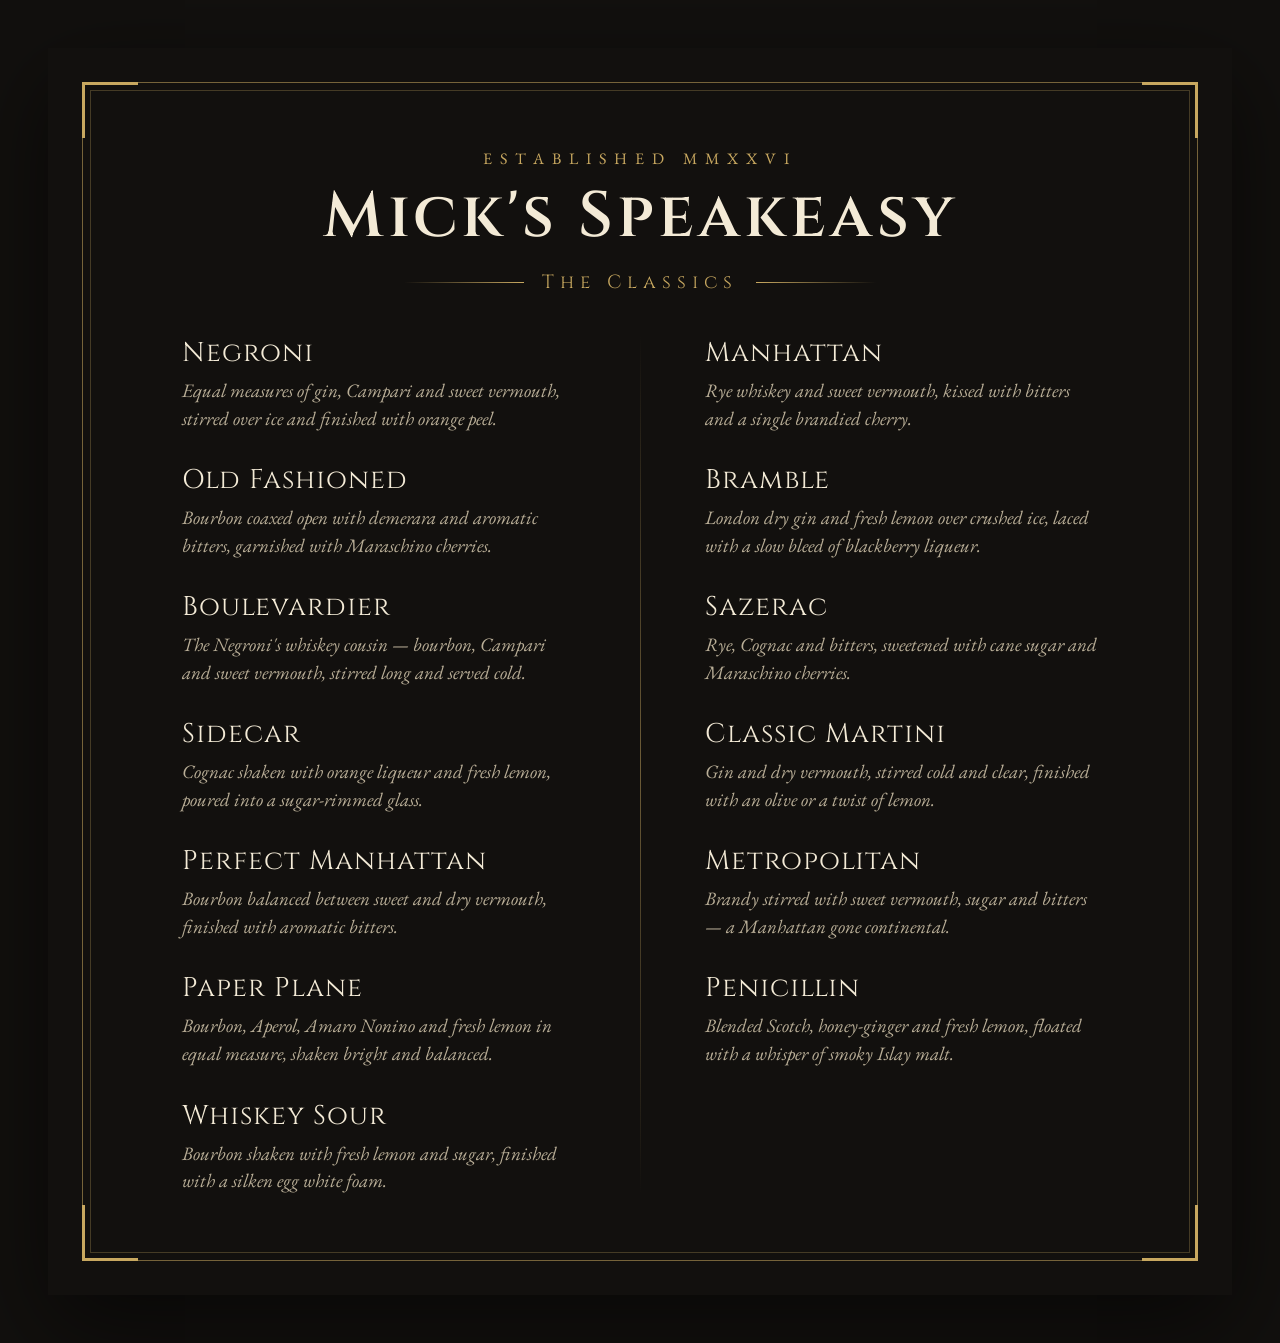
<file: index.html>
<!DOCTYPE html>
<html lang="en">
<head>
<meta charset="utf-8">
<meta name="viewport" content="width=device-width, initial-scale=1">
<title>Mick's Speakeasy — The Classics</title>
<link rel="icon" type="image/svg+xml" href="favicon.svg">
<meta name="description" content="A menu of ten classic cocktails — Negroni, Old Fashioned, Manhattan, Sazerac and more — from Mick's Speakeasy.">

<meta property="og:type" content="website">
<meta property="og:url" content="https://nltmickc.github.io/micks-speakeasy/">
<meta property="og:title" content="Mick's Speakeasy — The Classics">
<meta property="og:description" content="A menu of ten classic cocktails — Negroni, Old Fashioned, Manhattan, Sazerac and more — from Mick's Speakeasy.">
<meta property="og:image" content="https://nltmickc.github.io/micks-speakeasy/og-image.png">
<meta property="og:image:width" content="1200">
<meta property="og:image:height" content="630">

<meta name="twitter:card" content="summary_large_image">
<meta name="twitter:title" content="Mick's Speakeasy — The Classics">
<meta name="twitter:description" content="A menu of ten classic cocktails — Negroni, Old Fashioned, Manhattan, Sazerac and more — from Mick's Speakeasy.">
<meta name="twitter:image" content="https://nltmickc.github.io/micks-speakeasy/og-image.png">

<link rel="preconnect" href="https://fonts.googleapis.com">
<link rel="preconnect" href="https://fonts.gstatic.com" crossorigin>
<link href="https://fonts.googleapis.com/css2?family=Cinzel:wght@400;500;600&family=EB+Garamond:ital@0;1&display=swap" rel="stylesheet">
<link rel="stylesheet" href="styles.css">
</head>
<body>
  <main class="menu">
    <div class="frame frame--outer"></div>
    <div class="frame frame--inner"></div>
    <span class="corner corner--tl"></span>
    <span class="corner corner--tr"></span>
    <span class="corner corner--bl"></span>
    <span class="corner corner--br"></span>

    <div class="menu__content">
      <header class="menu__header">
        <p class="menu__established">Established MMXXVI</p>
        <h1 class="menu__title">Mick's Speakeasy</h1>
        <div class="menu__subtitle">
          <span class="menu__rule menu__rule--left"></span>
          <span class="menu__section">The Classics</span>
          <span class="menu__rule menu__rule--right"></span>
        </div>
      </header>

      <div class="menu__columns">
        <ul class="menu__list">
          <li class="cocktail">
            <h2 class="cocktail__name"><a class="cocktail__link" href="recipes.html#negroni">Negroni</a></h2>
            <p class="cocktail__desc">Equal measures of gin, Campari and sweet vermouth, stirred over ice and finished with orange peel.</p>
          </li>
          <li class="cocktail">
            <h2 class="cocktail__name"><a class="cocktail__link" href="recipes.html#old-fashioned">Old Fashioned</a></h2>
            <p class="cocktail__desc">Bourbon coaxed open with demerara and aromatic bitters, garnished with Maraschino cherries.</p>
          </li>
          <li class="cocktail">
            <h2 class="cocktail__name"><a class="cocktail__link" href="recipes.html#boulevardier">Boulevardier</a></h2>
            <p class="cocktail__desc">The Negroni's whiskey cousin — bourbon, Campari and sweet vermouth, stirred long and served cold.</p>
          </li>
          <li class="cocktail">
            <h2 class="cocktail__name"><a class="cocktail__link" href="recipes.html#sidecar">Sidecar</a></h2>
            <p class="cocktail__desc">Cognac shaken with orange liqueur and fresh lemon, poured into a sugar-rimmed glass.</p>
          </li>
          <li class="cocktail">
            <h2 class="cocktail__name"><a class="cocktail__link" href="recipes.html#perfect-manhattan">Perfect Manhattan</a></h2>
            <p class="cocktail__desc">Bourbon balanced between sweet and dry vermouth, finished with aromatic bitters.</p>
          </li>
          <li class="cocktail">
            <h2 class="cocktail__name"><a class="cocktail__link" href="recipes.html#paper-plane">Paper Plane</a></h2>
            <p class="cocktail__desc">Bourbon, Aperol, Amaro Nonino and fresh lemon in equal measure, shaken bright and balanced.</p>
          </li>
          <li class="cocktail">
            <h2 class="cocktail__name"><a class="cocktail__link" href="recipes.html#whiskey-sour">Whiskey Sour</a></h2>
            <p class="cocktail__desc">Bourbon shaken with fresh lemon and sugar, finished with a silken egg white foam.</p>
          </li>
        </ul>

        <div class="menu__divider" aria-hidden="true"></div>

        <ul class="menu__list">
          <li class="cocktail">
            <h2 class="cocktail__name"><a class="cocktail__link" href="recipes.html#manhattan">Manhattan</a></h2>
            <p class="cocktail__desc">Rye whiskey and sweet vermouth, kissed with bitters and a single brandied cherry.</p>
          </li>
          <li class="cocktail">
            <h2 class="cocktail__name"><a class="cocktail__link" href="recipes.html#bramble">Bramble</a></h2>
            <p class="cocktail__desc">London dry gin and fresh lemon over crushed ice, laced with a slow bleed of blackberry liqueur.</p>
          </li>
          <li class="cocktail">
            <h2 class="cocktail__name"><a class="cocktail__link" href="recipes.html#sazerac">Sazerac</a></h2>
            <p class="cocktail__desc">Rye, Cognac and bitters, sweetened with cane sugar and Maraschino cherries.</p>
          </li>
          <li class="cocktail">
            <h2 class="cocktail__name"><a class="cocktail__link" href="recipes.html#classic-martini">Classic Martini</a></h2>
            <p class="cocktail__desc">Gin and dry vermouth, stirred cold and clear, finished with an olive or a twist of lemon.</p>
          </li>
          <li class="cocktail">
            <h2 class="cocktail__name"><a class="cocktail__link" href="recipes.html#metropolitan">Metropolitan</a></h2>
            <p class="cocktail__desc">Brandy stirred with sweet vermouth, sugar and bitters — a Manhattan gone continental.</p>
          </li>
          <li class="cocktail">
            <h2 class="cocktail__name"><a class="cocktail__link" href="recipes.html#penicillin">Penicillin</a></h2>
            <p class="cocktail__desc">Blended Scotch, honey-ginger and fresh lemon, floated with a whisper of smoky Islay malt.</p>
          </li>
        </ul>
      </div>
    </div>
  </main>
</body>
</html>
</file>
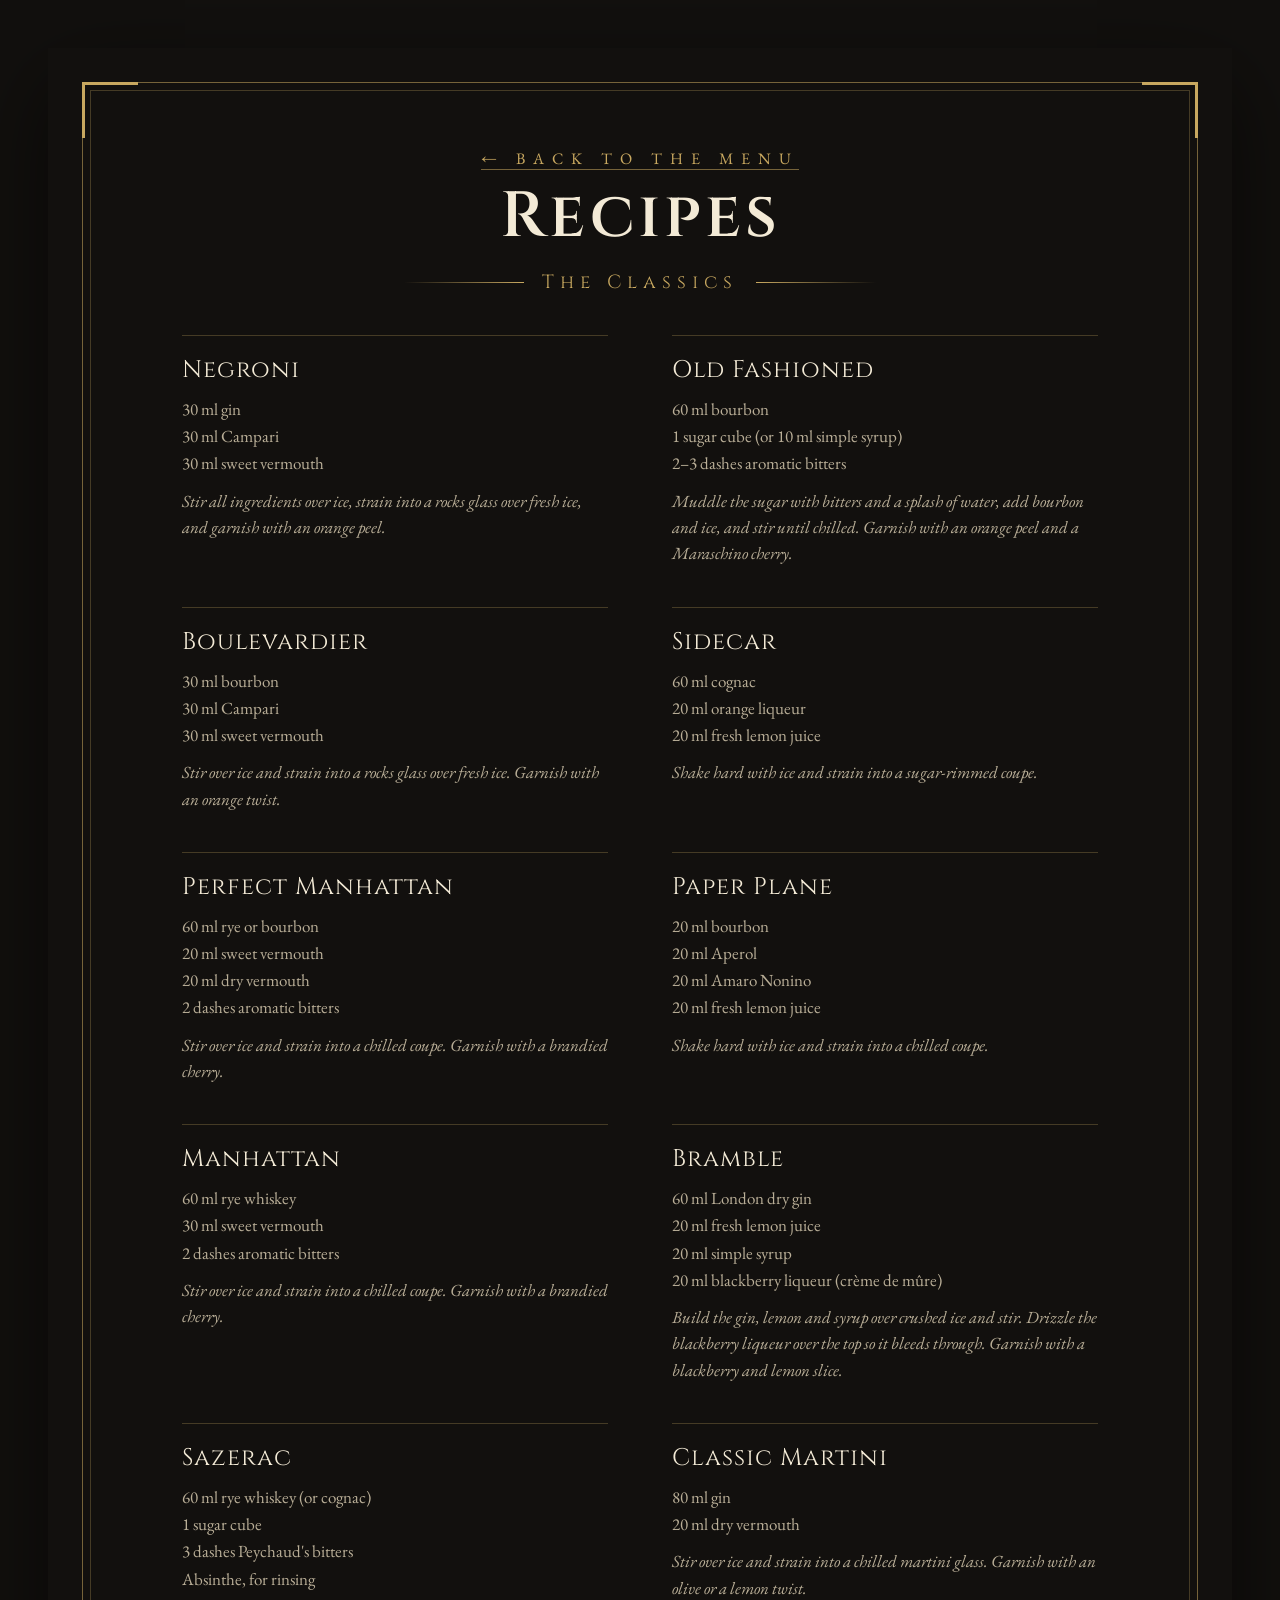
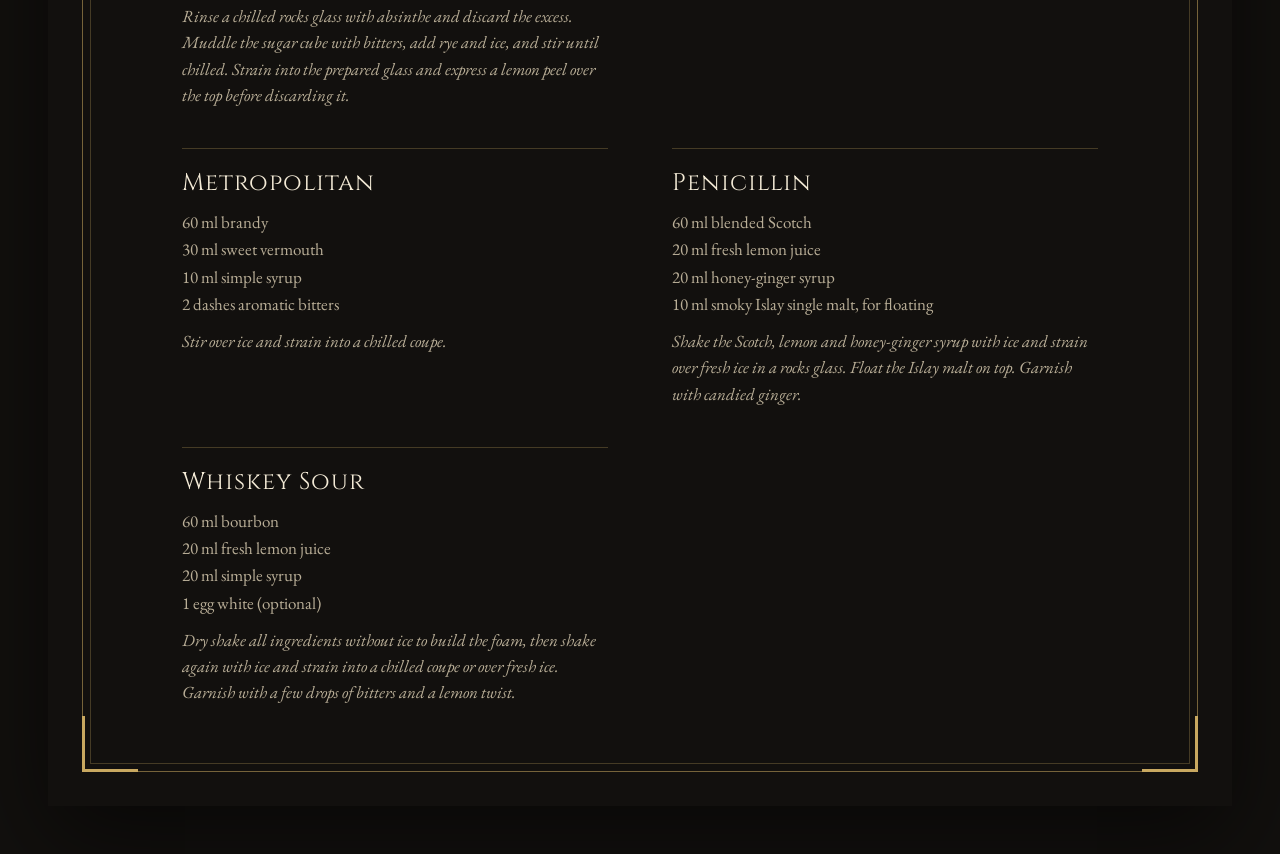
<file: recipes.html>
<!DOCTYPE html>
<html lang="en">
<head>
<meta charset="utf-8">
<meta name="viewport" content="width=device-width, initial-scale=1">
<title>Recipes — Mick's Speakeasy</title>
<link rel="icon" type="image/svg+xml" href="favicon.svg">
<meta name="description" content="Full recipes for the classic cocktails on the Mick's Speakeasy menu.">
<link rel="preconnect" href="https://fonts.googleapis.com">
<link rel="preconnect" href="https://fonts.gstatic.com" crossorigin>
<link href="https://fonts.googleapis.com/css2?family=Cinzel:wght@400;500;600&family=EB+Garamond:ital@0;1&display=swap" rel="stylesheet">
<link rel="stylesheet" href="styles.css">
</head>
<body>
  <main class="menu">
    <div class="frame frame--outer"></div>
    <div class="frame frame--inner"></div>
    <span class="corner corner--tl"></span>
    <span class="corner corner--tr"></span>
    <span class="corner corner--bl"></span>
    <span class="corner corner--br"></span>

    <div class="menu__content">
      <header class="menu__header">
        <p class="menu__established"><a class="back-link" href="index.html">&larr; Back to the Menu</a></p>
        <h1 class="menu__title">Recipes</h1>
        <div class="menu__subtitle">
          <span class="menu__rule menu__rule--left"></span>
          <span class="menu__section">The Classics</span>
          <span class="menu__rule menu__rule--right"></span>
        </div>
      </header>

      <div class="recipe__grid">
        <article class="recipe" id="negroni">
          <h2 class="recipe__name">Negroni</h2>
          <ul class="recipe__ingredients">
            <li>30 ml gin</li>
            <li>30 ml Campari</li>
            <li>30 ml sweet vermouth</li>
          </ul>
          <p class="recipe__method">Stir all ingredients over ice, strain into a rocks glass over fresh ice, and garnish with an orange peel.</p>
        </article>

        <article class="recipe" id="old-fashioned">
          <h2 class="recipe__name">Old Fashioned</h2>
          <ul class="recipe__ingredients">
            <li>60 ml bourbon</li>
            <li>1 sugar cube (or 10 ml simple syrup)</li>
            <li>2–3 dashes aromatic bitters</li>
          </ul>
          <p class="recipe__method">Muddle the sugar with bitters and a splash of water, add bourbon and ice, and stir until chilled. Garnish with an orange peel and a Maraschino cherry.</p>
        </article>

        <article class="recipe" id="boulevardier">
          <h2 class="recipe__name">Boulevardier</h2>
          <ul class="recipe__ingredients">
            <li>30 ml bourbon</li>
            <li>30 ml Campari</li>
            <li>30 ml sweet vermouth</li>
          </ul>
          <p class="recipe__method">Stir over ice and strain into a rocks glass over fresh ice. Garnish with an orange twist.</p>
        </article>

        <article class="recipe" id="sidecar">
          <h2 class="recipe__name">Sidecar</h2>
          <ul class="recipe__ingredients">
            <li>60 ml cognac</li>
            <li>20 ml orange liqueur</li>
            <li>20 ml fresh lemon juice</li>
          </ul>
          <p class="recipe__method">Shake hard with ice and strain into a sugar-rimmed coupe.</p>
        </article>

        <article class="recipe" id="perfect-manhattan">
          <h2 class="recipe__name">Perfect Manhattan</h2>
          <ul class="recipe__ingredients">
            <li>60 ml rye or bourbon</li>
            <li>20 ml sweet vermouth</li>
            <li>20 ml dry vermouth</li>
            <li>2 dashes aromatic bitters</li>
          </ul>
          <p class="recipe__method">Stir over ice and strain into a chilled coupe. Garnish with a brandied cherry.</p>
        </article>

        <article class="recipe" id="paper-plane">
          <h2 class="recipe__name">Paper Plane</h2>
          <ul class="recipe__ingredients">
            <li>20 ml bourbon</li>
            <li>20 ml Aperol</li>
            <li>20 ml Amaro Nonino</li>
            <li>20 ml fresh lemon juice</li>
          </ul>
          <p class="recipe__method">Shake hard with ice and strain into a chilled coupe.</p>
        </article>

        <article class="recipe" id="manhattan">
          <h2 class="recipe__name">Manhattan</h2>
          <ul class="recipe__ingredients">
            <li>60 ml rye whiskey</li>
            <li>30 ml sweet vermouth</li>
            <li>2 dashes aromatic bitters</li>
          </ul>
          <p class="recipe__method">Stir over ice and strain into a chilled coupe. Garnish with a brandied cherry.</p>
        </article>

        <article class="recipe" id="bramble">
          <h2 class="recipe__name">Bramble</h2>
          <ul class="recipe__ingredients">
            <li>60 ml London dry gin</li>
            <li>20 ml fresh lemon juice</li>
            <li>20 ml simple syrup</li>
            <li>20 ml blackberry liqueur (crème de mûre)</li>
          </ul>
          <p class="recipe__method">Build the gin, lemon and syrup over crushed ice and stir. Drizzle the blackberry liqueur over the top so it bleeds through. Garnish with a blackberry and lemon slice.</p>
        </article>

        <article class="recipe" id="sazerac">
          <h2 class="recipe__name">Sazerac</h2>
          <ul class="recipe__ingredients">
            <li>60 ml rye whiskey (or cognac)</li>
            <li>1 sugar cube</li>
            <li>3 dashes Peychaud's bitters</li>
            <li>Absinthe, for rinsing</li>
          </ul>
          <p class="recipe__method">Rinse a chilled rocks glass with absinthe and discard the excess. Muddle the sugar cube with bitters, add rye and ice, and stir until chilled. Strain into the prepared glass and express a lemon peel over the top before discarding it.</p>
        </article>

        <article class="recipe" id="classic-martini">
          <h2 class="recipe__name">Classic Martini</h2>
          <ul class="recipe__ingredients">
            <li>80 ml gin</li>
            <li>20 ml dry vermouth</li>
          </ul>
          <p class="recipe__method">Stir over ice and strain into a chilled martini glass. Garnish with an olive or a lemon twist.</p>
        </article>

        <article class="recipe" id="metropolitan">
          <h2 class="recipe__name">Metropolitan</h2>
          <ul class="recipe__ingredients">
            <li>60 ml brandy</li>
            <li>30 ml sweet vermouth</li>
            <li>10 ml simple syrup</li>
            <li>2 dashes aromatic bitters</li>
          </ul>
          <p class="recipe__method">Stir over ice and strain into a chilled coupe.</p>
        </article>

        <article class="recipe" id="penicillin">
          <h2 class="recipe__name">Penicillin</h2>
          <ul class="recipe__ingredients">
            <li>60 ml blended Scotch</li>
            <li>20 ml fresh lemon juice</li>
            <li>20 ml honey-ginger syrup</li>
            <li>10 ml smoky Islay single malt, for floating</li>
          </ul>
          <p class="recipe__method">Shake the Scotch, lemon and honey-ginger syrup with ice and strain over fresh ice in a rocks glass. Float the Islay malt on top. Garnish with candied ginger.</p>
        </article>

        <article class="recipe" id="whiskey-sour">
          <h2 class="recipe__name">Whiskey Sour</h2>
          <ul class="recipe__ingredients">
            <li>60 ml bourbon</li>
            <li>20 ml fresh lemon juice</li>
            <li>20 ml simple syrup</li>
            <li>1 egg white (optional)</li>
          </ul>
          <p class="recipe__method">Dry shake all ingredients without ice to build the foam, then shake again with ice and strain into a chilled coupe or over fresh ice. Garnish with a few drops of bitters and a lemon twist.</p>
        </article>
      </div>
    </div>
  </main>
</body>
</html>
</file>
<file: styles.css>
:root {
  --bg: #12100e;
  --gold: #c8a860;
  --gold-soft: rgba(200, 168, 96, 0.55);
  --gold-faint: rgba(200, 168, 96, 0.28);
  --cream: #f3ead6;
  --muted: #b9ae97;
}

* {
  margin: 0;
  padding: 0;
  box-sizing: border-box;
}

body {
  background: var(--bg);
  font-family: 'EB Garamond', serif;
  min-height: 100vh;
  display: flex;
  align-items: center;
  justify-content: center;
  padding: clamp(16px, 4vw, 48px);
}

.menu {
  position: relative;
  width: 100%;
  max-width: 1200px;
  background: var(--bg);
  box-shadow: 0 30px 90px rgba(0, 0, 0, 0.55);
}

.frame {
  position: absolute;
  pointer-events: none;
}

.frame--outer {
  inset: clamp(14px, 3vw, 34px);
  border: 1px solid var(--gold-soft);
}

.frame--inner {
  inset: clamp(18px, 3.6vw, 42px);
  border: 1px solid var(--gold-faint);
}

.corner {
  position: absolute;
  width: clamp(28px, 5vw, 56px);
  height: clamp(28px, 5vw, 56px);
  pointer-events: none;
}

.corner--tl {
  top: clamp(14px, 3vw, 34px);
  left: clamp(14px, 3vw, 34px);
  border-top: 3px solid var(--gold);
  border-left: 3px solid var(--gold);
}

.corner--tr {
  top: clamp(14px, 3vw, 34px);
  right: clamp(14px, 3vw, 34px);
  border-top: 3px solid var(--gold);
  border-right: 3px solid var(--gold);
}

.corner--bl {
  bottom: clamp(14px, 3vw, 34px);
  left: clamp(14px, 3vw, 34px);
  border-bottom: 3px solid var(--gold);
  border-left: 3px solid var(--gold);
}

.corner--br {
  bottom: clamp(14px, 3vw, 34px);
  right: clamp(14px, 3vw, 34px);
  border-bottom: 3px solid var(--gold);
  border-right: 3px solid var(--gold);
}

.menu__content {
  position: relative;
  padding: clamp(32px, 6vw, 58px) clamp(24px, 8vw, 92px);
  margin: clamp(18px, 3.6vw, 42px);
}

.menu__header {
  text-align: center;
  margin-bottom: clamp(24px, 4vw, 40px);
}

.menu__established {
  color: var(--gold);
  letter-spacing: 8px;
  font-size: clamp(11px, 1.6vw, 16px);
  text-transform: uppercase;
  margin-bottom: 16px;
}

.menu__title {
  font-family: 'Cinzel', serif;
  color: var(--cream);
  font-size: clamp(32px, 7vw, 64px);
  font-weight: 600;
  letter-spacing: 4px;
  line-height: 1;
}

.menu__subtitle {
  display: flex;
  align-items: center;
  justify-content: center;
  gap: 18px;
  margin-top: 20px;
}

.menu__rule {
  height: 1px;
  width: clamp(40px, 10vw, 120px);
}

.menu__rule--left {
  background: linear-gradient(90deg, transparent, var(--gold));
}

.menu__rule--right {
  background: linear-gradient(270deg, transparent, var(--gold));
}

.menu__section {
  color: var(--gold);
  font-family: 'Cinzel', serif;
  letter-spacing: 6px;
  font-size: clamp(13px, 2vw, 19px);
  white-space: nowrap;
}

.menu__columns {
  display: grid;
  grid-template-columns: 1fr 1px 1fr;
  column-gap: clamp(24px, 5vw, 64px);
}

.menu__divider {
  background: linear-gradient(var(--bg), rgba(200, 168, 96, 0.5), var(--bg));
}

.menu__list {
  list-style: none;
  display: flex;
  flex-direction: column;
  gap: 30px;
}

.cocktail__name {
  font-family: 'Cinzel', serif;
  color: var(--cream);
  font-size: clamp(20px, 3vw, 27px);
  letter-spacing: 1px;
  font-weight: 400;
}

.cocktail__desc {
  color: var(--muted);
  font-size: clamp(15px, 2vw, 19px);
  font-style: italic;
  margin-top: 6px;
  line-height: 1.45;
}

.cocktail__link {
  color: inherit;
  text-decoration: none;
  border-bottom: 1px solid transparent;
  transition: color 0.2s ease, border-color 0.2s ease;
}

.cocktail__link:hover,
.cocktail__link:focus-visible {
  color: var(--gold);
  border-bottom-color: var(--gold-soft);
}

.back-link {
  color: var(--gold);
  text-decoration: none;
  border-bottom: 1px solid var(--gold-soft);
}

.back-link:hover,
.back-link:focus-visible {
  color: var(--cream);
  border-bottom-color: var(--gold);
}

.recipe__grid {
  display: grid;
  grid-template-columns: repeat(2, 1fr);
  column-gap: clamp(24px, 5vw, 64px);
  row-gap: clamp(28px, 4vw, 40px);
}

.recipe {
  border-top: 1px solid var(--gold-faint);
  padding-top: 18px;
}

.recipe__name {
  font-family: 'Cinzel', serif;
  color: var(--cream);
  font-size: clamp(19px, 2.6vw, 24px);
  letter-spacing: 1px;
  font-weight: 400;
  margin-bottom: 10px;
}

.recipe__ingredients {
  list-style: none;
  color: var(--muted);
  font-size: clamp(14px, 1.8vw, 17px);
  line-height: 1.6;
  margin-bottom: 10px;
}

.recipe__method {
  color: var(--muted);
  font-size: clamp(14px, 1.8vw, 17px);
  font-style: italic;
  line-height: 1.55;
}

@media (max-width: 720px) {
  .recipe__grid {
    grid-template-columns: 1fr;
  }

  .recipe__ingredients,
  .recipe__method {
    color: #dcd3bf;
    font-size: 18px;
  }
}

@media (max-width: 720px) {
  .menu__columns {
    grid-template-columns: 1fr;
  }

  .menu__divider {
    display: none;
  }

  .menu__list:first-of-type {
    margin-bottom: 30px;
  }

  .corner {
    display: none;
  }

  .cocktail__desc {
    color: #dcd3bf;
    font-size: 20px;
  }
}
</file>
